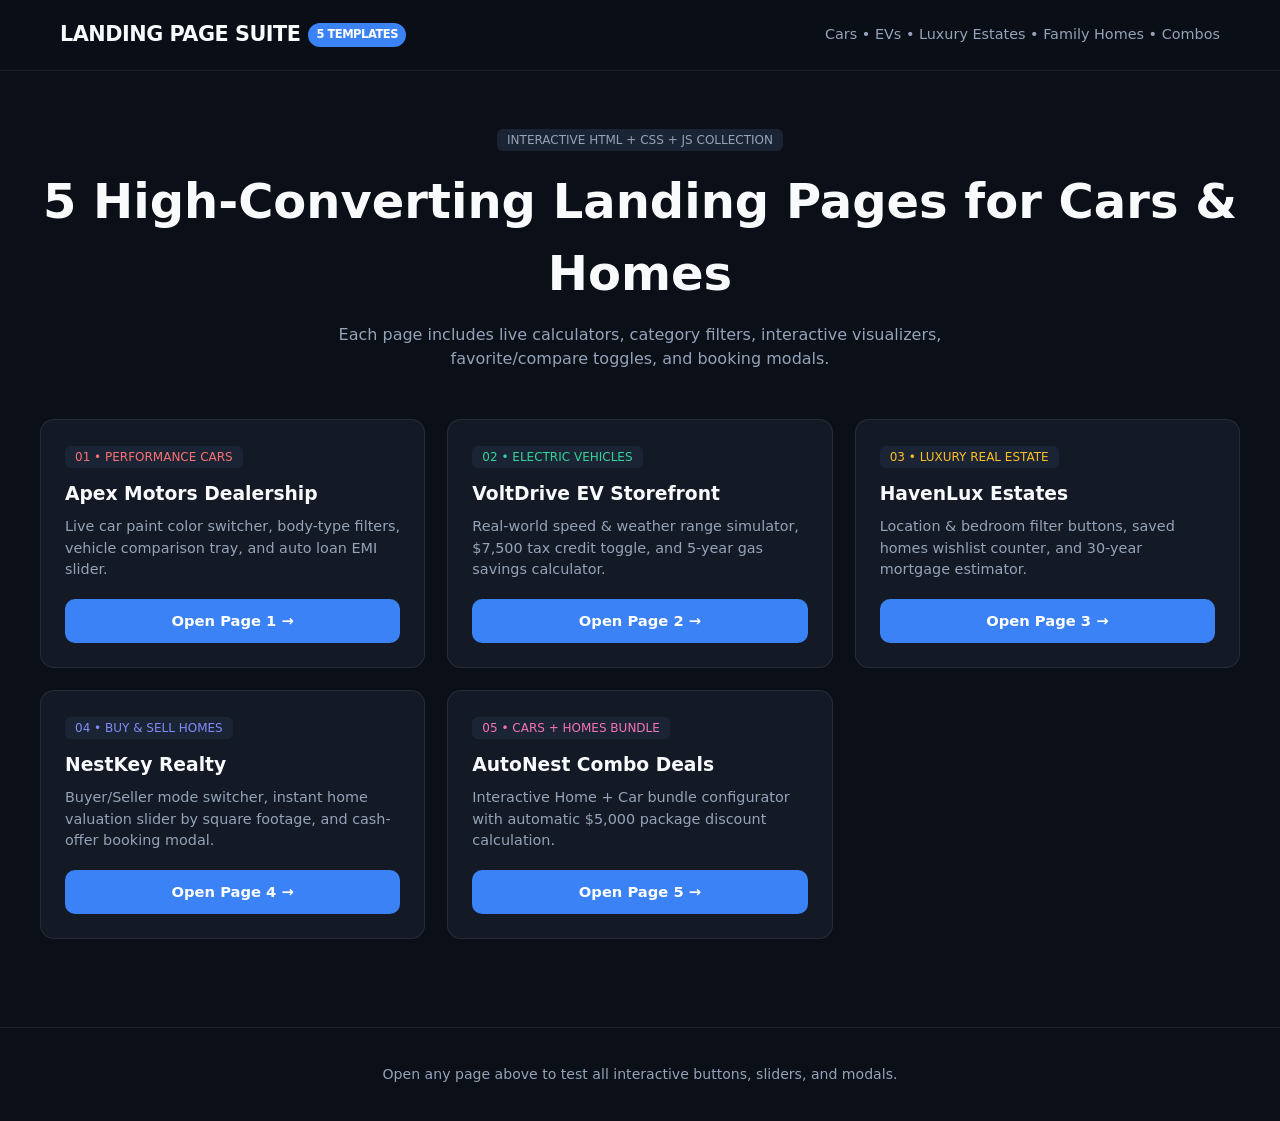
<file: cars vibe/index.html>
<!DOCTYPE html>
<html lang="en">
<head>
<meta charset="UTF-8"><meta name="viewport" content="width=device-width, initial-scale=1.0">
<title>5 Interactive Car & Real Estate Landing Pages — Showcase Hub</title>
<link rel="stylesheet" href="shared.css">
</head>
<body>
<header><div class="container nav">
  <div class="logo">LANDING PAGE SUITE <span class="badge">5 TEMPLATES</span></div>
  <span style="color:var(--muted);font-size:0.9rem;">Cars • EVs • Luxury Estates • Family Homes • Combos</span>
</div></header>

<section class="container" style="padding:56px 0 24px;text-align:center;">
  <span class="tag">INTERACTIVE HTML + CSS + JS COLLECTION</span>
  <h1 style="font-size:clamp(2rem,4vw,3rem);margin:14px 0;">5 High-Converting Landing Pages for Cars & Homes</h1>
  <p style="color:var(--muted);max-width:680px;margin:0 auto;">Each page includes live calculators, category filters, interactive visualizers, favorite/compare toggles, and booking modals.</p>
</section>

<section class="container" style="padding:24px 0;">
  <div class="grid-3">
    <div class="card" style="padding:24px;">
      <span class="tag" style="color:#f87171;">01 • PERFORMANCE CARS</span>
      <h3 style="margin:12px 0 8px;">Apex Motors Dealership</h3>
      <p style="color:var(--muted);font-size:0.9rem;margin-bottom:18px;">Live car paint color switcher, body-type filters, vehicle comparison tray, and auto loan EMI slider.</p>
      <a href="01-apex-motors-cars.html" class="btn btn-primary" style="width:100%;">Open Page 1 →</a>
    </div>
    <div class="card" style="padding:24px;">
      <span class="tag" style="color:#34d399;">02 • ELECTRIC VEHICLES</span>
      <h3 style="margin:12px 0 8px;">VoltDrive EV Storefront</h3>
      <p style="color:var(--muted);font-size:0.9rem;margin-bottom:18px;">Real-world speed & weather range simulator, $7,500 tax credit toggle, and 5-year gas savings calculator.</p>
      <a href="02-voltdrive-ev-cars.html" class="btn btn-primary" style="width:100%;">Open Page 2 →</a>
    </div>
    <div class="card" style="padding:24px;">
      <span class="tag" style="color:#fbbf24;">03 • LUXURY REAL ESTATE</span>
      <h3 style="margin:12px 0 8px;">HavenLux Estates</h3>
      <p style="color:var(--muted);font-size:0.9rem;margin-bottom:18px;">Location & bedroom filter buttons, saved homes wishlist counter, and 30-year mortgage estimator.</p>
      <a href="03-havenlux-luxury-homes.html" class="btn btn-primary" style="width:100%;">Open Page 3 →</a>
    </div>
    <div class="card" style="padding:24px;">
      <span class="tag" style="color:#818cf8;">04 • BUY & SELL HOMES</span>
      <h3 style="margin:12px 0 8px;">NestKey Realty</h3>
      <p style="color:var(--muted);font-size:0.9rem;margin-bottom:18px;">Buyer/Seller mode switcher, instant home valuation slider by square footage, and cash-offer booking modal.</p>
      <a href="04-nestkey-buy-sell-homes.html" class="btn btn-primary" style="width:100%;">Open Page 4 →</a>
    </div>
    <div class="card" style="padding:24px;">
      <span class="tag" style="color:#f472b6;">05 • CARS + HOMES BUNDLE</span>
      <h3 style="margin:12px 0 8px;">AutoNest Combo Deals</h3>
      <p style="color:var(--muted);font-size:0.9rem;margin-bottom:18px;">Interactive Home + Car bundle configurator with automatic $5,000 package discount calculation.</p>
      <a href="05-autonest-cars-homes-bundle.html" class="btn btn-primary" style="width:100%;">Open Page 5 →</a>
    </div>
  </div>
</section>
<footer><div class="container">Open any page above to test all interactive buttons, sliders, and modals.</div></footer>
</body></html>
</file>
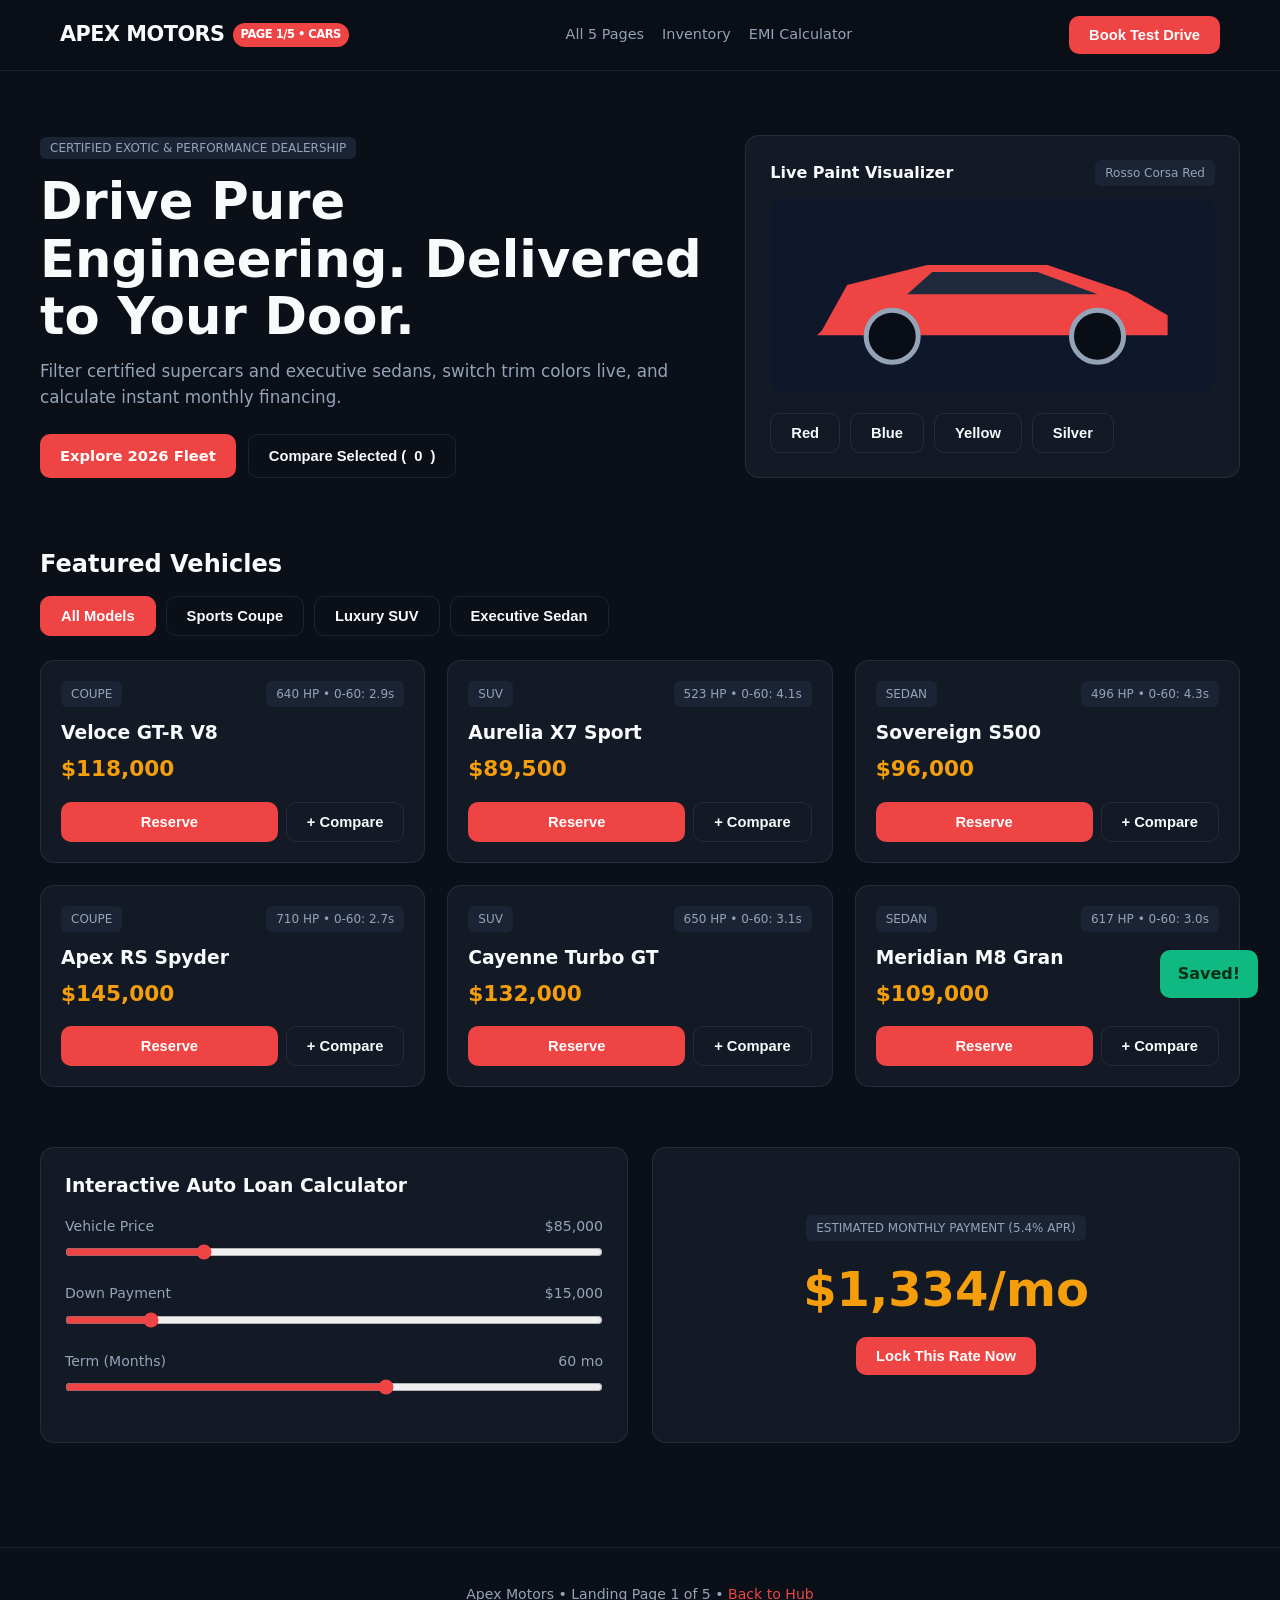
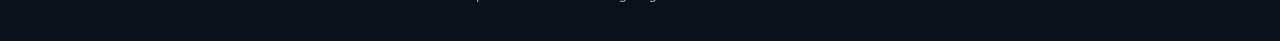
<file: cars vibe/01-apex-motors-cars.html>
<!DOCTYPE html>
<html lang="en">
<head>
<meta charset="UTF-8"><meta name="viewport" content="width=device-width, initial-scale=1.0">
<title>1. Apex Motors — Performance & Luxury Car Sales</title>
<link rel="stylesheet" href="shared.css">
<style>:root { --accent: #ef4444; --accent-2: #f59e0b; }</style>
</head>
<body>
<header><div class="container nav">
  <div class="logo">APEX MOTORS <span class="badge">PAGE 1/5 • CARS</span></div>
  <nav class="nav-links"><a href="index.html">All 5 Pages</a><a href="#inventory">Inventory</a><a href="#finance">EMI Calculator</a></nav>
  <button class="btn btn-primary" onclick="openModal('Book VIP Test Drive')">Book Test Drive</button>
</div></header>

<section class="container hero">
  <div>
    <span class="tag">CERTIFIED EXOTIC & PERFORMANCE DEALERSHIP</span>
    <h1>Drive Pure Engineering. Delivered to Your Door.</h1>
    <p>Filter certified supercars and executive sedans, switch trim colors live, and calculate instant monthly financing.</p>
    <div style="display:flex;gap:12px;flex-wrap:wrap;">
      <a href="#inventory" class="btn btn-primary">Explore 2026 Fleet</a>
      <button class="btn btn-outline" onclick="toggleCompareBanner()">Compare Selected (<span id="cmpCount">0</span>)</button>
    </div>
  </div>
  <div class="calc-box">
    <div style="display:flex;justify-content:space-between;align-items:center;margin-bottom:12px;">
      <strong>Live Paint Visualizer</strong>
      <span id="paintLabel" class="tag">Rosso Corsa Red</span>
    </div>
    <svg id="carSvg" viewBox="0 0 420 170" width="100%" style="background:#0f172a;border-radius:12px;padding:12px;">
      <path id="carBody" d="M40,120 L65,75 L145,55 L265,55 L345,82 L385,105 L385,125 L35,125 Z" fill="#ef4444"/>
      <polygon points="150,62 255,62 315,84 125,84" fill="#1e293b"/>
      <circle cx="110" cy="126" r="26" fill="#090d16" stroke="#94a3b8" stroke-width="5"/>
      <circle cx="315" cy="126" r="26" fill="#090d16" stroke="#94a3b8" stroke-width="5"/>
    </svg>
    <div style="display:flex;gap:10px;margin-top:14px;">
      <button class="btn btn-outline" onclick="setPaint('#ef4444','Rosso Corsa Red')">Red</button>
      <button class="btn btn-outline" onclick="setPaint('#3b82f6','Sapphire Blue')">Blue</button>
      <button class="btn btn-outline" onclick="setPaint('#eab308','Solar Yellow')">Yellow</button>
      <button class="btn btn-outline" onclick="setPaint('#e2e8f0','Glacier Silver')">Silver</button>
    </div>
  </div>
</section>

<section id="inventory" class="container" style="padding:20px 0;">
  <h2 style="margin-bottom:14px;">Featured Vehicles</h2>
  <div class="pill-bar">
    <button class="btn btn-outline active" onclick="filterCars('all', this)">All Models</button>
    <button class="btn btn-outline" onclick="filterCars('coupe', this)">Sports Coupe</button>
    <button class="btn btn-outline" onclick="filterCars('suv', this)">Luxury SUV</button>
    <button class="btn btn-outline" onclick="filterCars('sedan', this)">Executive Sedan</button>
  </div>
  <div class="grid-3" id="carGrid"></div>
</section>

<section id="finance" class="container" style="padding:40px 0;">
  <div class="grid-2">
    <div class="calc-box">
      <h3 style="margin-bottom:16px;">Interactive Auto Loan Calculator</h3>
      <div class="field"><label>Vehicle Price <span id="pVal">$85,000</span></label><input type="range" id="carPrice" min="30000" max="250000" step="5000" value="85000" oninput="calcAuto()"></div>
      <div class="field"><label>Down Payment <span id="dVal">$15,000</span></label><input type="range" id="downPay" min="0" max="100000" step="2500" value="15000" oninput="calcAuto()"></div>
      <div class="field"><label>Term (Months) <span id="mVal">60 mo</span></label><input type="range" id="months" min="24" max="84" step="12" value="60" oninput="calcAuto()"></div>
    </div>
    <div class="calc-box" style="display:flex;flex-direction:column;justify-content:center;align-items:center;text-align:center;">
      <span class="tag">ESTIMATED MONTHLY PAYMENT (5.4% APR)</span>
      <div id="monthlyOut" style="font-size:3rem;font-weight:800;color:var(--accent-2);margin:12px 0;">$1,334/mo</div>
      <button class="btn btn-primary" onclick="openModal('Pre-Qualify for Auto Financing')">Lock This Rate Now</button>
    </div>
  </div>
</section>

<div id="modal" class="modal-backdrop" onclick="if(event.target===this)closeModal()">
  <div class="modal">
    <h3 id="modalTitle" style="margin-bottom:12px;">Schedule Inquiry</h3>
    <div class="field"><label>Full Name</label><input type="text" placeholder="Alex Morgan"></div>
    <div class="field"><label>Phone or Email</label><input type="text" placeholder="+1 (555) 234-5678"></div>
    <div style="display:flex;gap:10px;justify-content:flex-end;">
      <button class="btn btn-outline" onclick="closeModal()">Cancel</button>
      <button class="btn btn-primary" onclick="closeModal();showToast('Request confirmed! A specialist will call within 15 mins.')">Confirm</button>
    </div>
  </div>
</div>
<div id="toast" class="toast">Saved!</div>
<footer><div class="container">Apex Motors • Landing Page 1 of 5 • <a href="index.html" style="color:var(--accent);">Back to Hub</a></div></footer>

<script>
const cars = [
  { name: 'Veloce GT-R V8', cat: 'coupe', price: 118000, hp: '640 HP', zero60: '2.9s' },
  { name: 'Aurelia X7 Sport', cat: 'suv', price: 89500, hp: '523 HP', zero60: '4.1s' },
  { name: 'Sovereign S500', cat: 'sedan', price: 96000, hp: '496 HP', zero60: '4.3s' },
  { name: 'Apex RS Spyder', cat: 'coupe', price: 145000, hp: '710 HP', zero60: '2.7s' },
  { name: 'Cayenne Turbo GT', cat: 'suv', price: 132000, hp: '650 HP', zero60: '3.1s' },
  { name: 'Meridian M8 Gran', cat: 'sedan', price: 109000, hp: '617 HP', zero60: '3.0s' }
];
let compared = new Set();
function renderCars(filter='all') {
  const grid = document.getElementById('carGrid');
  grid.innerHTML = cars.filter(c => filter==='all' || c.cat===filter).map(c => `
    <div class="card" style="padding:20px;">
      <div style="display:flex;justify-content:space-between;"><span class="tag">${c.cat.toUpperCase()}</span><span class="tag">${c.hp} • 0-60: ${c.zero60}</span></div>
      <h3 style="margin:12px 0 6px;">${c.name}</h3>
      <div class="price" style="margin-bottom:16px;">$${c.price.toLocaleString()}</div>
      <div style="display:flex;gap:8px;">
        <button class="btn btn-primary" style="flex:1;" onclick="openModal('Reserve ${c.name}')">Reserve</button>
        <button class="btn btn-outline" onclick="toggleCmp('${c.name}')">${compared.has(c.name)?'✓ Added':'+ Compare'}</button>
      </div>
    </div>`).join('');
}
function filterCars(cat, btn) {
  document.querySelectorAll('.pill-bar .btn').forEach(b => b.classList.remove('active'));
  btn.classList.add('active'); renderCars(cat);
}
function toggleCmp(name) {
  compared.has(name) ? compared.delete(name) : compared.add(name);
  document.getElementById('cmpCount').textContent = compared.size;
  renderCars(); showToast(`Comparison list updated (${compared.size} vehicles)`);
}
function toggleCompareBanner() {
  showToast(compared.size ? 'Comparing: ' + [...compared].join(' vs ') : 'Click "+ Compare" on any car card first.');
}
function setPaint(hex, label) {
  document.getElementById('carBody').setAttribute('fill', hex);
  document.getElementById('paintLabel').textContent = label;
}
function calcAuto() {
  const p = +document.getElementById('carPrice').value;
  const d = Math.min(+document.getElementById('downPay').value, p - 5000);
  const m = +document.getElementById('months').value;
  document.getElementById('pVal').textContent = '$' + p.toLocaleString();
  document.getElementById('dVal').textContent = '$' + d.toLocaleString();
  document.getElementById('mVal').textContent = m + ' mo';
  const r = 0.054 / 12;
  const emi = Math.round(((p - d) * r) / (1 - Math.pow(1 + r, -m)));
  document.getElementById('monthlyOut').textContent = '$' + emi.toLocaleString() + '/mo';
}
function openModal(t){ document.getElementById('modalTitle').textContent=t; document.getElementById('modal').classList.add('open'); }
function closeModal(){ document.getElementById('modal').classList.remove('open'); }
function showToast(msg){ const t=document.getElementById('toast'); t.textContent=msg; t.classList.add('show'); setTimeout(()=>t.classList.remove('show'),2800); }
renderCars(); calcAuto();
</script>
</body></html>
</file>
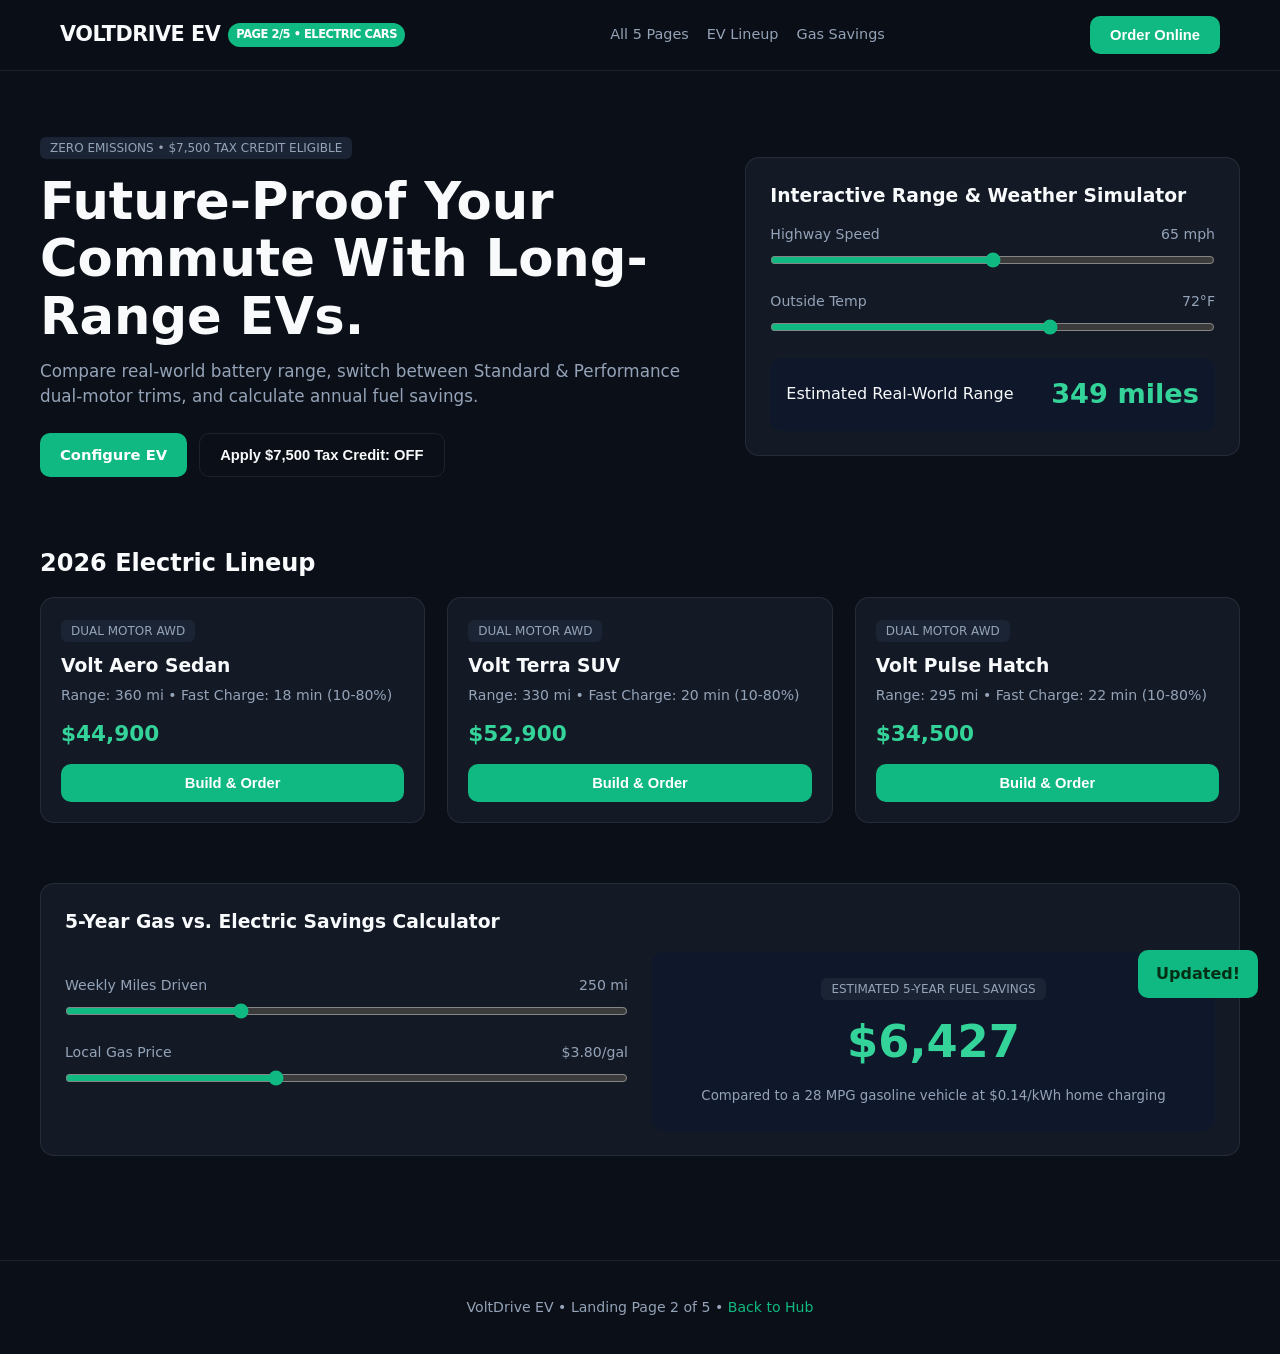
<file: cars vibe/02-voltdrive-ev-cars.html>
<!DOCTYPE html>
<html lang="en">
<head>
<meta charset="UTF-8"><meta name="viewport" content="width=device-width, initial-scale=1.0">
<title>2. VoltDrive EV — Electric Vehicle Marketplace</title>
<link rel="stylesheet" href="shared.css">
<style>:root { --accent: #10b981; --accent-2: #34d399; }</style>
</head>
<body>
<header><div class="container nav">
  <div class="logo">VOLTDRIVE EV <span class="badge">PAGE 2/5 • ELECTRIC CARS</span></div>
  <nav class="nav-links"><a href="index.html">All 5 Pages</a><a href="#models">EV Lineup</a><a href="#savings">Gas Savings</a></nav>
  <button class="btn btn-primary" onclick="openModal('Order EV Home Charger + Test Drive')">Order Online</button>
</div></header>

<section class="container hero">
  <div>
    <span class="tag">ZERO EMISSIONS • $7,500 TAX CREDIT ELIGIBLE</span>
    <h1>Future-Proof Your Commute With Long-Range EVs.</h1>
    <p>Compare real-world battery range, switch between Standard & Performance dual-motor trims, and calculate annual fuel savings.</p>
    <div style="display:flex;gap:12px;">
      <a href="#models" class="btn btn-primary">Configure EV</a>
      <button class="btn btn-outline" id="taxBtn" onclick="toggleTax()">Apply $7,500 Tax Credit: OFF</button>
    </div>
  </div>
  <div class="calc-box">
    <h3>Interactive Range & Weather Simulator</h3>
    <div class="field" style="margin-top:14px;"><label>Highway Speed <span id="spdVal">65 mph</span></label><input type="range" id="spd" min="45" max="85" value="65" oninput="calcRange()"></div>
    <div class="field"><label>Outside Temp <span id="tmpVal">72°F</span></label><input type="range" id="tmp" min="15" max="105" value="72" oninput="calcRange()"></div>
    <div style="background:#0f172a;padding:16px;border-radius:10px;display:flex;justify-content:space-between;align-items:center;">
      <span>Estimated Real-World Range</span>
      <strong id="rngOut" style="font-size:1.7rem;color:var(--accent-2);">348 miles</strong>
    </div>
  </div>
</section>

<section id="models" class="container" style="padding:20px 0;">
  <h2 style="margin-bottom:16px;">2026 Electric Lineup</h2>
  <div class="grid-3" id="evGrid"></div>
</section>

<section id="savings" class="container" style="padding:40px 0;">
  <div class="calc-box">
    <h3>5-Year Gas vs. Electric Savings Calculator</h3>
    <div class="grid-2" style="margin-top:16px;align-items:center;">
      <div>
        <div class="field"><label>Weekly Miles Driven <span id="miVal">250 mi</span></label><input type="range" id="weeklyMi" min="50" max="700" step="25" value="250" oninput="calcGas()"></div>
        <div class="field"><label>Local Gas Price <span id="gasVal">$3.80/gal</span></label><input type="range" id="gasPrice" min="2.5" max="6.0" step="0.1" value="3.8" oninput="calcGas()"></div>
      </div>
      <div style="text-align:center;background:#0f172a;padding:24px;border-radius:12px;">
        <span class="tag">ESTIMATED 5-YEAR FUEL SAVINGS</span>
        <div id="saveOut" style="font-size:2.8rem;font-weight:800;color:var(--accent-2);margin:8px 0;">$6,420</div>
        <small style="color:var(--muted);">Compared to a 28 MPG gasoline vehicle at $0.14/kWh home charging</small>
      </div>
    </div>
  </div>
</section>

<div id="modal" class="modal-backdrop" onclick="if(event.target===this)closeModal()">
  <div class="modal">
    <h3 id="modalTitle" style="margin-bottom:12px;">Reserve EV</h3>
    <div class="field"><label>Full Name</label><input type="text" placeholder="Jordan Lee"></div>
    <div class="field"><label>ZIP Code (for Incentive Check)</label><input type="text" placeholder="90210"></div>
    <div style="display:flex;gap:10px;justify-content:flex-end;">
      <button class="btn btn-outline" onclick="closeModal()">Close</button>
      <button class="btn btn-primary" onclick="closeModal();showToast('EV build locked! Refundable $100 deposit link sent.')">Lock Build</button>
    </div>
  </div>
</div>
<div id="toast" class="toast">Updated!</div>
<footer><div class="container">VoltDrive EV • Landing Page 2 of 5 • <a href="index.html" style="color:var(--accent);">Back to Hub</a></div></footer>

<script>
let taxApplied = false;
const evs = [
  { name: 'Volt Aero Sedan', base: 44900, range: '360 mi', charge: '18 min (10-80%)' },
  { name: 'Volt Terra SUV', base: 52900, range: '330 mi', charge: '20 min (10-80%)' },
  { name: 'Volt Pulse Hatch', base: 34500, range: '295 mi', charge: '22 min (10-80%)' }
];
function renderEVs() {
  document.getElementById('evGrid').innerHTML = evs.map(e => {
    const finalPrice = taxApplied ? e.base - 7500 : e.base;
    return `<div class="card" style="padding:20px;">
      <span class="tag">DUAL MOTOR AWD</span>
      <h3 style="margin:10px 0 4px;">${e.name}</h3>
      <p style="color:var(--muted);font-size:0.88rem;margin-bottom:12px;">Range: ${e.range} • Fast Charge: ${e.charge}</p>
      <div class="price" style="margin-bottom:14px;">$${finalPrice.toLocaleString()} ${taxApplied?'<small style="font-size:0.75rem;color:#34d399;">(After $7.5k credit)</small>':''}</div>
      <button class="btn btn-primary" style="width:100%;" onclick="openModal('Configure ${e.name}')">Build & Order</button>
    </div>`;
  }).join('');
}
function toggleTax() {
  taxApplied = !taxApplied;
  document.getElementById('taxBtn').textContent = 'Apply $7,500 Tax Credit: ' + (taxApplied ? 'ON' : 'OFF');
  document.getElementById('taxBtn').classList.toggle('active', taxApplied);
  renderEVs();
}
function calcRange() {
  const s = +document.getElementById('spd').value;
  const t = +document.getElementById('tmp').value;
  document.getElementById('spdVal').textContent = s + ' mph';
  document.getElementById('tmpVal').textContent = t + '°F';
  const speedPenalty = (s - 65) * 2.2;
  const tempPenalty = Math.abs(t - 70) * 0.65;
  document.getElementById('rngOut').textContent = Math.max(190, Math.round(350 - speedPenalty - tempPenalty)) + ' miles';
}
function calcGas() {
  const mi = +document.getElementById('weeklyMi').value;
  const gp = +document.getElementById('gasPrice').value;
  document.getElementById('miVal').textContent = mi + ' mi';
  document.getElementById('gasVal').textContent = '$' + gp.toFixed(2) + '/gal';
  const annualMiles = mi * 52;
  const gasCost = (annualMiles / 28) * gp;
  const evCost = (annualMiles / 3.8) * 0.14;
  document.getElementById('saveOut').textContent = '$' + Math.max(0, Math.round((gasCost - evCost) * 5)).toLocaleString();
}
function openModal(t){ document.getElementById('modalTitle').textContent=t; document.getElementById('modal').classList.add('open'); }
function closeModal(){ document.getElementById('modal').classList.remove('open'); }
function showToast(m){ const t=document.getElementById('toast'); t.textContent=m; t.classList.add('show'); setTimeout(()=>t.classList.remove('show'),2600); }
renderEVs(); calcRange(); calcGas();
</script>
</body></html>
</file>
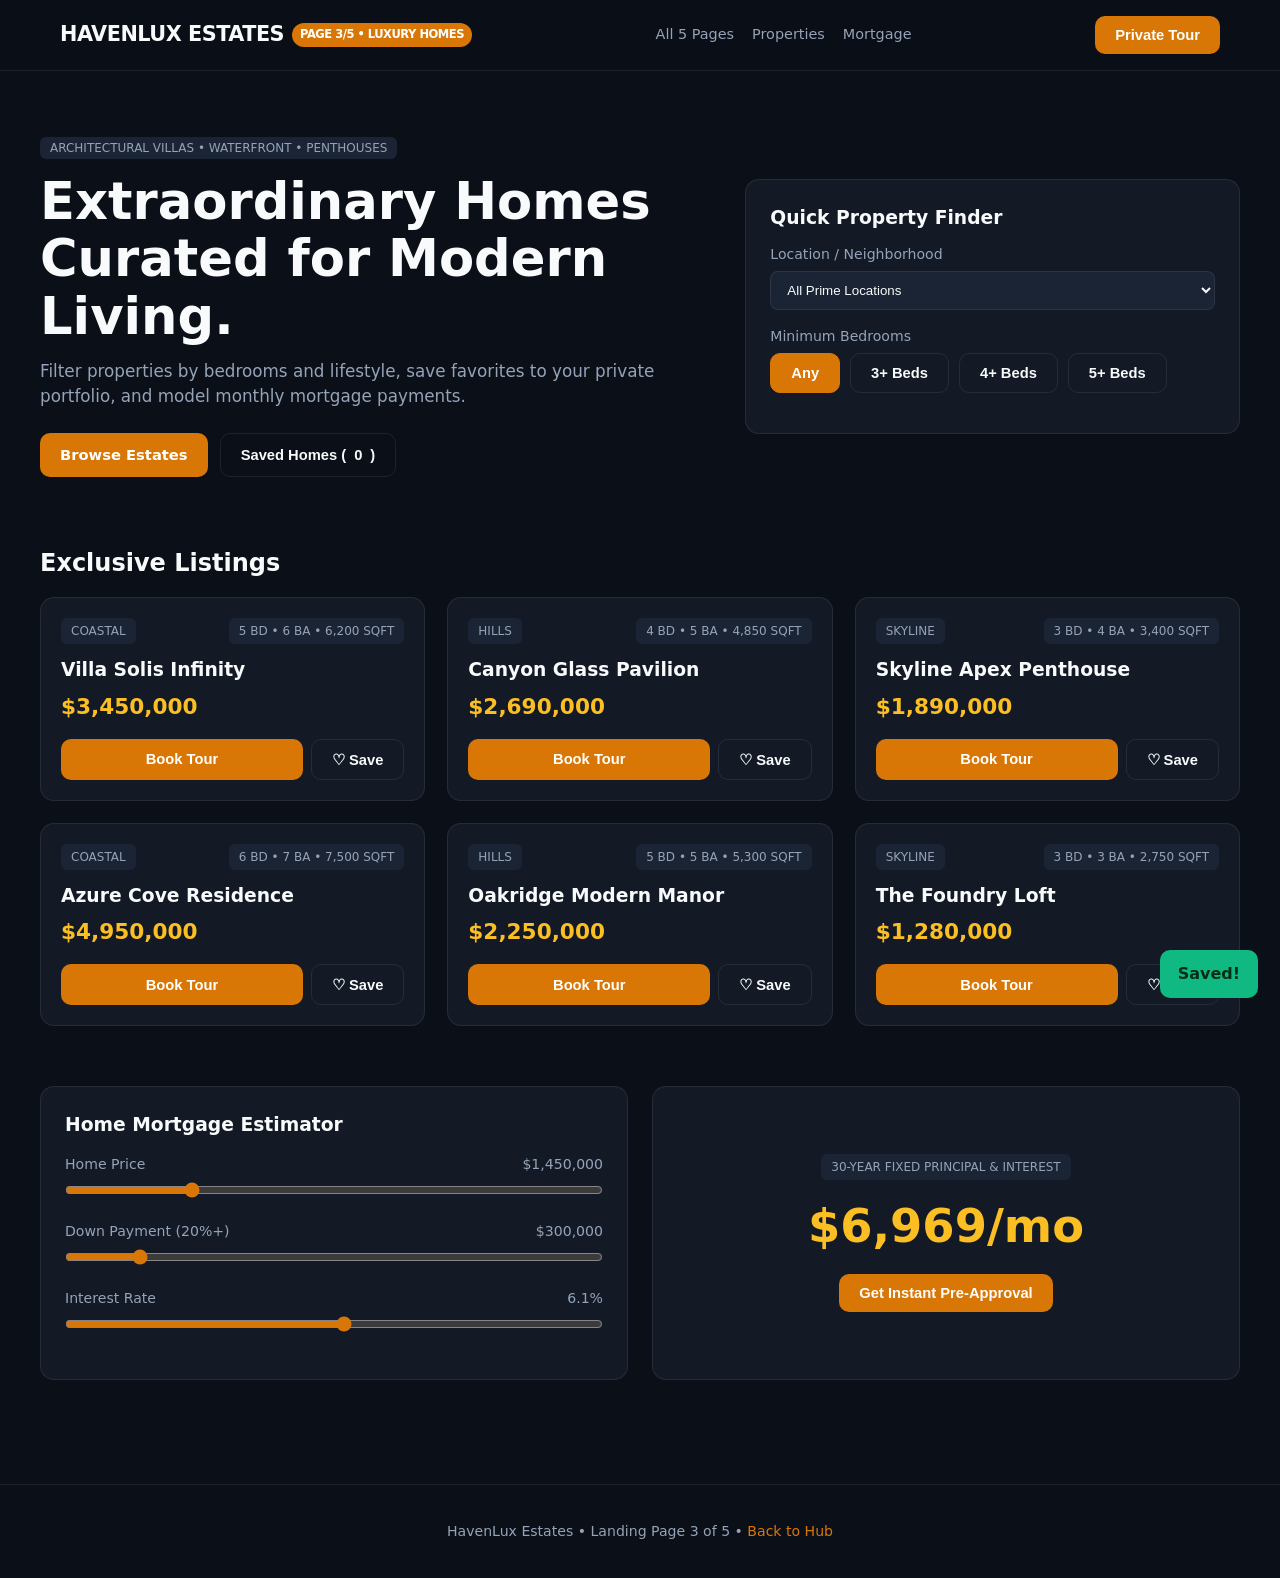
<file: cars vibe/03-havenlux-luxury-homes.html>
<!DOCTYPE html>
<html lang="en">
<head>
<meta charset="UTF-8"><meta name="viewport" content="width=device-width, initial-scale=1.0">
<title>3. HavenLux Estates — Luxury Homes & Villas</title>
<link rel="stylesheet" href="shared.css">
<style>:root { --accent: #d97706; --accent-2: #fbbf24; }</style>
</head>
<body>
<header><div class="container nav">
  <div class="logo">HAVENLUX ESTATES <span class="badge">PAGE 3/5 • LUXURY HOMES</span></div>
  <nav class="nav-links"><a href="index.html">All 5 Pages</a><a href="#listings">Properties</a><a href="#mortgage">Mortgage</a></nav>
  <button class="btn btn-primary" onclick="openModal('Request Private Architectural Tour')">Private Tour</button>
</div></header>

<section class="container hero">
  <div>
    <span class="tag">ARCHITECTURAL VILLAS • WATERFRONT • PENTHOUSES</span>
    <h1>Extraordinary Homes Curated for Modern Living.</h1>
    <p>Filter properties by bedrooms and lifestyle, save favorites to your private portfolio, and model monthly mortgage payments.</p>
    <div style="display:flex;gap:12px;">
      <a href="#listings" class="btn btn-primary">Browse Estates</a>
      <button class="btn btn-outline" onclick="showSaved()">Saved Homes (<span id="favCount">0</span>)</button>
    </div>
  </div>
  <div class="calc-box">
    <h3>Quick Property Finder</h3>
    <div class="field" style="margin-top:12px;"><label>Location / Neighborhood</label>
      <select id="locFilter" onchange="renderHomes()">
        <option value="all">All Prime Locations</option>
        <option value="coastal">Coastal Waterfront</option>
        <option value="hills">Beverly & Canyon Hills</option>
        <option value="skyline">Downtown Skyline</option>
      </select>
    </div>
    <div class="field"><label>Minimum Bedrooms</label>
      <div class="pill-bar" style="margin-bottom:0;">
        <button class="btn btn-outline active" onclick="setBeds(0,this)">Any</button>
        <button class="btn btn-outline" onclick="setBeds(3,this)">3+ Beds</button>
        <button class="btn btn-outline" onclick="setBeds(4,this)">4+ Beds</button>
        <button class="btn btn-outline" onclick="setBeds(5,this)">5+ Beds</button>
      </div>
    </div>
  </div>
</section>

<section id="listings" class="container" style="padding:20px 0;">
  <h2 style="margin-bottom:16px;">Exclusive Listings</h2>
  <div class="grid-3" id="homeGrid"></div>
</section>

<section id="mortgage" class="container" style="padding:40px 0;">
  <div class="grid-2">
    <div class="calc-box">
      <h3>Home Mortgage Estimator</h3>
      <div class="field" style="margin-top:14px;"><label>Home Price <span id="hpVal">$1,450,000</span></label><input type="range" id="homePrice" min="400000" max="5000000" step="50000" value="1450000" oninput="calcMortgage()"></div>
      <div class="field"><label>Down Payment (20%+) <span id="hdVal">$290,000</span></label><input type="range" id="homeDown" min="50000" max="2000000" step="25000" value="290000" oninput="calcMortgage()"></div>
      <div class="field"><label>Interest Rate <span id="hrVal">6.1%</span></label><input type="range" id="homeRate" min="3.5" max="8.5" step="0.1" value="6.1" oninput="calcMortgage()"></div>
    </div>
    <div class="calc-box" style="display:flex;flex-direction:column;justify-content:center;align-items:center;text-align:center;">
      <span class="tag">30-YEAR FIXED PRINCIPAL & INTEREST</span>
      <div id="mortOut" style="font-size:2.9rem;font-weight:800;color:var(--accent-2);margin:12px 0;">$7,030/mo</div>
      <button class="btn btn-primary" onclick="openModal('Get Pre-Approval Letter')">Get Instant Pre-Approval</button>
    </div>
  </div>
</section>

<div id="modal" class="modal-backdrop" onclick="if(event.target===this)closeModal()">
  <div class="modal">
    <h3 id="modalTitle" style="margin-bottom:12px;">Schedule Viewing</h3>
    <div class="field"><label>Your Name</label><input type="text" placeholder="Sophia Bennett"></div>
    <div class="field"><label>Preferred Tour Date</label><input type="text" placeholder="This Saturday at 2:00 PM"></div>
    <div style="display:flex;gap:10px;justify-content:flex-end;">
      <button class="btn btn-outline" onclick="closeModal()">Cancel</button>
      <button class="btn btn-primary" onclick="closeModal();showToast('Private showing confirmed with Senior Advisor.')">Confirm Viewing</button>
    </div>
  </div>
</div>
<div id="toast" class="toast">Saved!</div>
<footer><div class="container">HavenLux Estates • Landing Page 3 of 5 • <a href="index.html" style="color:var(--accent);">Back to Hub</a></div></footer>

<script>
const homes = [
  { title: 'Villa Solis Infinity', loc: 'coastal', beds: 5, baths: 6, sqft: '6,200', price: 3450000 },
  { title: 'Canyon Glass Pavilion', loc: 'hills', beds: 4, baths: 5, sqft: '4,850', price: 2690000 },
  { title: 'Skyline Apex Penthouse', loc: 'skyline', beds: 3, baths: 4, sqft: '3,400', price: 1890000 },
  { title: 'Azure Cove Residence', loc: 'coastal', beds: 6, baths: 7, sqft: '7,500', price: 4950000 },
  { title: 'Oakridge Modern Manor', loc: 'hills', beds: 5, baths: 5, sqft: '5,300', price: 2250000 },
  { title: 'The Foundry Loft', loc: 'skyline', beds: 3, baths: 3, sqft: '2,750', price: 1280000 }
];
let minBeds = 0, saved = new Set();
function setBeds(b, btn) {
  minBeds = b;
  btn.parentElement.querySelectorAll('.btn').forEach(x => x.classList.remove('active'));
  btn.classList.add('active'); renderHomes();
}
function renderHomes() {
  const loc = document.getElementById('locFilter').value;
  document.getElementById('homeGrid').innerHTML = homes
    .filter(h => (loc==='all' || h.loc===loc) && h.beds >= minBeds)
    .map(h => `<div class="card" style="padding:20px;">
      <div style="display:flex;justify-content:space-between;"><span class="tag">${h.loc.toUpperCase()}</span><span class="tag">${h.beds} BD • ${h.baths} BA • ${h.sqft} SQFT</span></div>
      <h3 style="margin:12px 0 6px;">${h.title}</h3>
      <div class="price" style="margin-bottom:16px;">$${h.price.toLocaleString()}</div>
      <div style="display:flex;gap:8px;">
        <button class="btn btn-primary" style="flex:1;" onclick="openModal('Tour ${h.title}')">Book Tour</button>
        <button class="btn btn-outline" onclick="toggleFav('${h.title}')">${saved.has(h.title)?'♥ Saved':'♡ Save'}</button>
      </div>
    </div>`).join('');
}
function toggleFav(t) {
  saved.has(t) ? saved.delete(t) : saved.add(t);
  document.getElementById('favCount').textContent = saved.size;
  renderHomes(); showToast(saved.has(t) ? 'Added to saved homes' : 'Removed from saved');
}
function showSaved() { showToast(saved.size ? 'Saved: ' + [...saved].join(', ') : 'Click ♡ Save on any property first.'); }
function calcMortgage() {
  const p = +document.getElementById('homePrice').value;
  const d = Math.min(+document.getElementById('homeDown').value, p - 50000);
  const rate = +document.getElementById('homeRate').value;
  document.getElementById('hpVal').textContent = '$' + p.toLocaleString();
  document.getElementById('hdVal').textContent = '$' + d.toLocaleString();
  document.getElementById('hrVal').textContent = rate.toFixed(1) + '%';
  const r = (rate / 100) / 12, n = 360;
  const m = Math.round(((p - d) * r) / (1 - Math.pow(1 + r, -n)));
  document.getElementById('mortOut').textContent = '$' + m.toLocaleString() + '/mo';
}
function openModal(t){ document.getElementById('modalTitle').textContent=t; document.getElementById('modal').classList.add('open'); }
function closeModal(){ document.getElementById('modal').classList.remove('open'); }
function showToast(m){ const t=document.getElementById('toast'); t.textContent=m; t.classList.add('show'); setTimeout(()=>t.classList.remove('show'),2600); }
renderHomes(); calcMortgage();
</script>
</body></html>
</file>
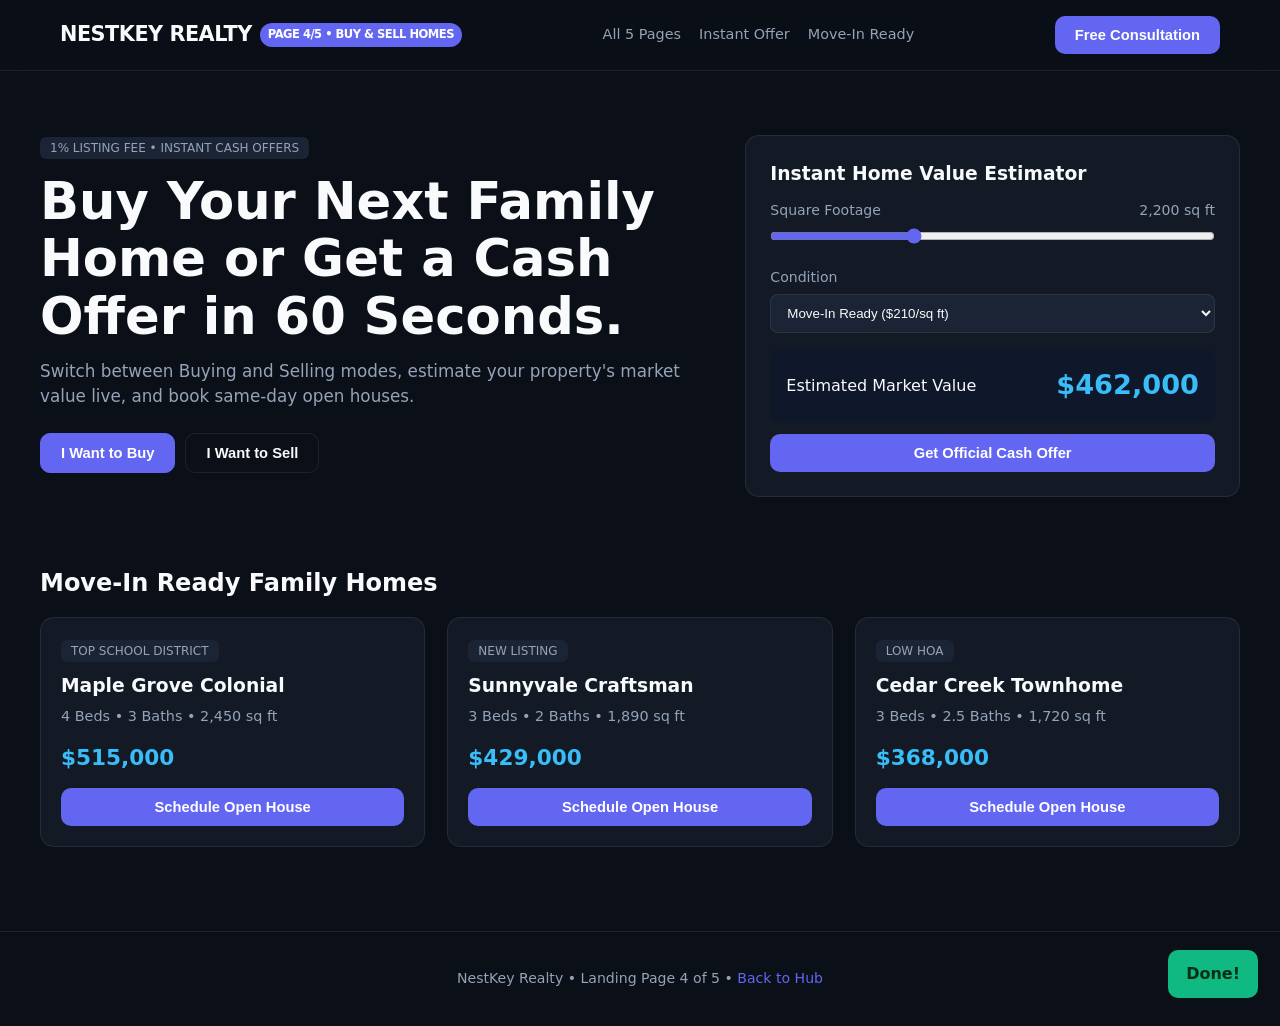
<file: cars vibe/04-nestkey-buy-sell-homes.html>
<!DOCTYPE html>
<html lang="en">
<head>
<meta charset="UTF-8"><meta name="viewport" content="width=device-width, initial-scale=1.0">
<title>4. NestKey Realty — Buy & Sell Family Homes</title>
<link rel="stylesheet" href="shared.css">
<style>:root { --accent: #6366f1; --accent-2: #38bdf8; }</style>
</head>
<body>
<header><div class="container nav">
  <div class="logo">NESTKEY REALTY <span class="badge">PAGE 4/5 • BUY & SELL HOMES</span></div>
  <nav class="nav-links"><a href="index.html">All 5 Pages</a><a href="#valuation">Instant Offer</a><a href="#homes">Move-In Ready</a></nav>
  <button class="btn btn-primary" onclick="openModal('Talk to a Local Neighborhood Agent')">Free Consultation</button>
</div></header>

<section class="container hero">
  <div>
    <span class="tag">1% LISTING FEE • INSTANT CASH OFFERS</span>
    <h1>Buy Your Next Family Home or Get a Cash Offer in 60 Seconds.</h1>
    <p>Switch between Buying and Selling modes, estimate your property's market value live, and book same-day open houses.</p>
    <div class="pill-bar">
      <button class="btn btn-outline active" id="buyModeBtn" onclick="setMode('buy')">I Want to Buy</button>
      <button class="btn btn-outline" id="sellModeBtn" onclick="setMode('sell')">I Want to Sell</button>
    </div>
  </div>
  <div id="valuation" class="calc-box">
    <h3>Instant Home Value Estimator</h3>
    <div class="field" style="margin-top:12px;"><label>Square Footage <span id="sqVal">2,200 sq ft</span></label><input type="range" id="sqft" min="900" max="5000" step="100" value="2200" oninput="calcVal()"></div>
    <div class="field"><label>Condition</label>
      <select id="cond" onchange="calcVal()">
        <option value="245">Newly Renovated ($245/sq ft)</option>
        <option value="210" selected>Move-In Ready ($210/sq ft)</option>
        <option value="175">Needs Light Updates ($175/sq ft)</option>
      </select>
    </div>
    <div style="background:#0f172a;padding:16px;border-radius:10px;display:flex;justify-content:space-between;align-items:center;">
      <span>Estimated Market Value</span>
      <strong id="valOut" style="font-size:1.7rem;color:var(--accent-2);">$462,000</strong>
    </div>
    <button class="btn btn-primary" style="width:100%;margin-top:12px;" onclick="openModal('Request Locked Cash Offer')">Get Official Cash Offer</button>
  </div>
</section>

<section id="homes" class="container" style="padding:20px 0;">
  <h2 id="sectionHeading" style="margin-bottom:16px;">Move-In Ready Family Homes</h2>
  <div class="grid-3" id="nestGrid"></div>
</section>

<div id="modal" class="modal-backdrop" onclick="if(event.target===this)closeModal()">
  <div class="modal">
    <h3 id="modalTitle" style="margin-bottom:12px;">Connect With NestKey</h3>
    <div class="field"><label>Street Address or Neighborhood</label><input type="text" placeholder="742 Evergreen Terrace"></div>
    <div class="field"><label>Email Address</label><input type="text" placeholder="homeowner@example.com"></div>
    <div style="display:flex;gap:10px;justify-content:flex-end;">
      <button class="btn btn-outline" onclick="closeModal()">Close</button>
      <button class="btn btn-primary" onclick="closeModal();showToast('Report & agent match sent to your inbox!')">Submit</button>
    </div>
  </div>
</div>
<div id="toast" class="toast">Done!</div>
<footer><div class="container">NestKey Realty • Landing Page 4 of 5 • <a href="index.html" style="color:var(--accent);">Back to Hub</a></div></footer>

<script>
const listings = [
  { name: 'Maple Grove Colonial', tag: 'TOP SCHOOL DISTRICT', info: '4 Beds • 3 Baths • 2,450 sq ft', price: '$515,000' },
  { name: 'Sunnyvale Craftsman', tag: 'NEW LISTING', info: '3 Beds • 2 Baths • 1,890 sq ft', price: '$429,000' },
  { name: 'Cedar Creek Townhome', tag: 'LOW HOA', info: '3 Beds • 2.5 Baths • 1,720 sq ft', price: '$368,000' }
];
const sellerPerks = [
  { name: 'Guaranteed Cash Offer', tag: 'CLOSE IN 10 DAYS', info: 'Skip showings, staging, and repairs with a direct cash buyout.', price: '0% Stress' },
  { name: 'Full-Service 1% Listing', tag: 'SAVE $12,000+ AVG', info: 'Pro 3D tour, MLS syndication, and dedicated negotiator.', price: '1% Fee' },
  { name: 'Buy Before You Sell', tag: 'BRIDGE PROGRAM', info: 'Unlock your current home equity to make a non-contingent offer.', price: 'Flexible' }
];
function setMode(mode) {
  document.getElementById('buyModeBtn').classList.toggle('active', mode==='buy');
  document.getElementById('sellModeBtn').classList.toggle('active', mode==='sell');
  document.getElementById('sectionHeading').textContent = mode==='buy' ? 'Move-In Ready Family Homes' : 'Flexible Home Selling Programs';
  const items = mode==='buy' ? listings : sellerPerks;
  document.getElementById('nestGrid').innerHTML = items.map(i => `
    <div class="card" style="padding:20px;">
      <span class="tag">${i.tag}</span>
      <h3 style="margin:10px 0 6px;">${i.name}</h3>
      <p style="color:var(--muted);font-size:0.9rem;margin-bottom:14px;">${i.info}</p>
      <div class="price" style="margin-bottom:14px;">${i.price}</div>
      <button class="btn btn-primary" style="width:100%;" onclick="openModal('${i.name}')">${mode==='buy'?'Schedule Open House':'Start With This Option'}</button>
    </div>`).join('');
}
function calcVal() {
  const sq = +document.getElementById('sqft').value;
  const rate = +document.getElementById('cond').value;
  document.getElementById('sqVal').textContent = sq.toLocaleString() + ' sq ft';
  document.getElementById('valOut').textContent = '$' + (sq * rate).toLocaleString();
}
function openModal(t){ document.getElementById('modalTitle').textContent=t; document.getElementById('modal').classList.add('open'); }
function closeModal(){ document.getElementById('modal').classList.remove('open'); }
function showToast(m){ const t=document.getElementById('toast'); t.textContent=m; t.classList.add('show'); setTimeout(()=>t.classList.remove('show'),2600); }
setMode('buy'); calcVal();
</script>
</body></html>
</file>
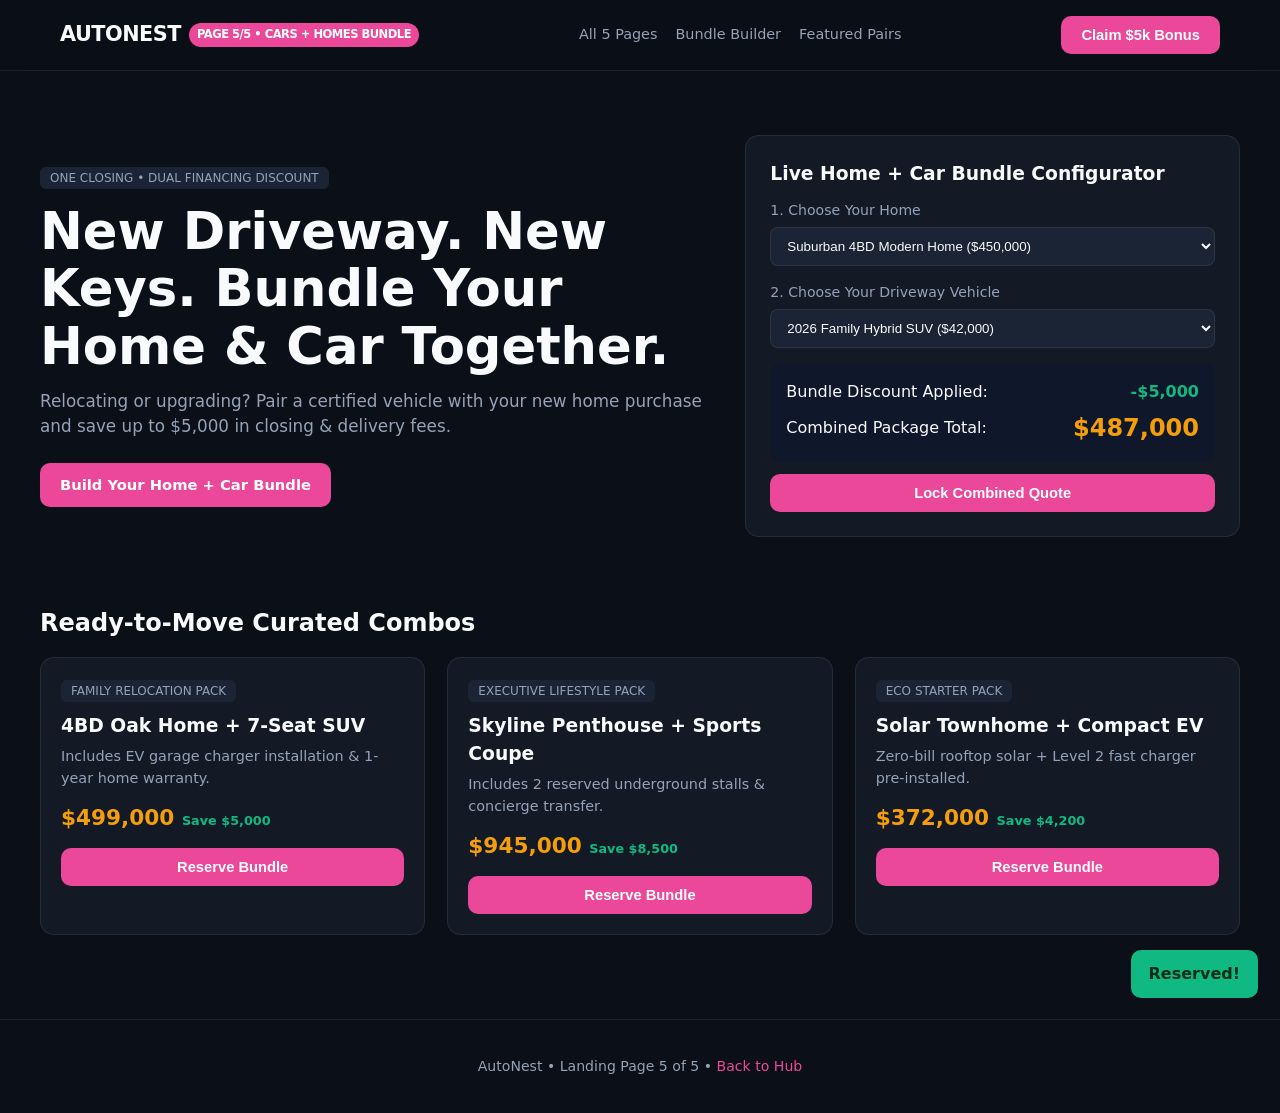
<file: cars vibe/05-autonest-cars-homes-bundle.html>
<!DOCTYPE html>
<html lang="en">
<head>
<meta charset="UTF-8"><meta name="viewport" content="width=device-width, initial-scale=1.0">
<title>5. AutoNest — Bundle Your Dream Home & Car</title>
<link rel="stylesheet" href="shared.css">
<style>:root { --accent: #ec4899; --accent-2: #f59e0b; }</style>
</head>
<body>
<header><div class="container nav">
  <div class="logo">AUTONEST <span class="badge">PAGE 5/5 • CARS + HOMES BUNDLE</span></div>
  <nav class="nav-links"><a href="index.html">All 5 Pages</a><a href="#combo">Bundle Builder</a><a href="#deals">Featured Pairs</a></nav>
  <button class="btn btn-primary" onclick="openModal('Claim $5,000 Home + Auto Closing Bonus')">Claim $5k Bonus</button>
</div></header>

<section class="container hero">
  <div>
    <span class="tag">ONE CLOSING • DUAL FINANCING DISCOUNT</span>
    <h1>New Driveway. New Keys. Bundle Your Home & Car Together.</h1>
    <p>Relocating or upgrading? Pair a certified vehicle with your new home purchase and save up to $5,000 in closing & delivery fees.</p>
    <a href="#combo" class="btn btn-primary">Build Your Home + Car Bundle</a>
  </div>
  <div id="combo" class="calc-box">
    <h3>Live Home + Car Bundle Configurator</h3>
    <div class="field" style="margin-top:12px;"><label>1. Choose Your Home</label>
      <select id="bHome" onchange="updateBundle()">
        <option value="450000">Suburban 4BD Modern Home ($450,000)</option>
        <option value="680000">Lakeview Executive Villa ($680,000)</option>
        <option value="340000">City Smart Townhouse ($340,000)</option>
      </select>
    </div>
    <div class="field"><label>2. Choose Your Driveway Vehicle</label>
      <select id="bCar" onchange="updateBundle()">
        <option value="42000">2026 Family Hybrid SUV ($42,000)</option>
        <option value="68000">2026 Performance Luxury Sedan ($68,000)</option>
        <option value="35000">2026 Long-Range EV Crossover ($35,000)</option>
      </select>
    </div>
    <div style="background:#0f172a;padding:16px;border-radius:10px;">
      <div style="display:flex;justify-content:space-between;margin-bottom:6px;"><span>Bundle Discount Applied:</span><strong style="color:#10b981;">-$5,000</strong></div>
      <div style="display:flex;justify-content:space-between;align-items:center;"><span>Combined Package Total:</span><strong id="bTotal" style="font-size:1.5rem;color:var(--accent-2);">$487,000</strong></div>
    </div>
    <button class="btn btn-primary" style="width:100%;margin-top:12px;" onclick="openModal('Lock Combined Home + Car Quote')">Lock Combined Quote</button>
  </div>
</section>

<section id="deals" class="container" style="padding:20px 0;">
  <h2 style="margin-bottom:16px;">Ready-to-Move Curated Combos</h2>
  <div class="grid-3">
    <div class="card" style="padding:20px;">
      <span class="tag">FAMILY RELOCATION PACK</span>
      <h3 style="margin:10px 0 6px;">4BD Oak Home + 7-Seat SUV</h3>
      <p style="color:var(--muted);font-size:0.9rem;margin-bottom:12px;">Includes EV garage charger installation & 1-year home warranty.</p>
      <div class="price" style="margin-bottom:14px;">$499,000 <small style="font-size:0.8rem;color:#10b981;">Save $5,000</small></div>
      <button class="btn btn-primary" style="width:100%;" onclick="openModal('Reserve Family Relocation Pack')">Reserve Bundle</button>
    </div>
    <div class="card" style="padding:20px;">
      <span class="tag">EXECUTIVE LIFESTYLE PACK</span>
      <h3 style="margin:10px 0 6px;">Skyline Penthouse + Sports Coupe</h3>
      <p style="color:var(--muted);font-size:0.9rem;margin-bottom:12px;">Includes 2 reserved underground stalls & concierge transfer.</p>
      <div class="price" style="margin-bottom:14px;">$945,000 <small style="font-size:0.8rem;color:#10b981;">Save $8,500</small></div>
      <button class="btn btn-primary" style="width:100%;" onclick="openModal('Reserve Executive Pack')">Reserve Bundle</button>
    </div>
    <div class="card" style="padding:20px;">
      <span class="tag">ECO STARTER PACK</span>
      <h3 style="margin:10px 0 6px;">Solar Townhome + Compact EV</h3>
      <p style="color:var(--muted);font-size:0.9rem;margin-bottom:12px;">Zero-bill rooftop solar + Level 2 fast charger pre-installed.</p>
      <div class="price" style="margin-bottom:14px;">$372,000 <small style="font-size:0.8rem;color:#10b981;">Save $4,200</small></div>
      <button class="btn btn-primary" style="width:100%;" onclick="openModal('Reserve Eco Starter Pack')">Reserve Bundle</button>
    </div>
  </div>
</section>

<div id="modal" class="modal-backdrop" onclick="if(event.target===this)closeModal()">
  <div class="modal">
    <h3 id="modalTitle" style="margin-bottom:12px;">Lock Bundle Offer</h3>
    <div class="field"><label>Full Name</label><input type="text" placeholder="Liam Carter"></div>
    <div class="field"><label>Target Move-In Month</label><input type="text" placeholder="Next Month"></div>
    <div style="display:flex;gap:10px;justify-content:flex-end;">
      <button class="btn btn-outline" onclick="closeModal()">Cancel</button>
      <button class="btn btn-primary" onclick="closeModal();showToast('Bundle voucher reserved for 14 days!')">Claim Voucher</button>
    </div>
  </div>
</div>
<div id="toast" class="toast">Reserved!</div>
<footer><div class="container">AutoNest • Landing Page 5 of 5 • <a href="index.html" style="color:var(--accent);">Back to Hub</a></div></footer>

<script>
function updateBundle() {
  const h = +document.getElementById('bHome').value;
  const c = +document.getElementById('bCar').value;
  document.getElementById('bTotal').textContent = '$' + (h + c - 5000).toLocaleString();
}
function openModal(t){ document.getElementById('modalTitle').textContent=t; document.getElementById('modal').classList.add('open'); }
function closeModal(){ document.getElementById('modal').classList.remove('open'); }
function showToast(m){ const t=document.getElementById('toast'); t.textContent=m; t.classList.add('show'); setTimeout(()=>t.classList.remove('show'),2600); }
updateBundle();
</script>
</body></html>
</file>
<file: cars vibe/shared.css>
:root {
  --bg: #0b0f17;
  --surface: #131a26;
  --surface-2: #1b2434;
  --text: #f8fafc;
  --muted: #94a3b8;
  --accent: #3b82f6;
  --accent-2: #f59e0b;
  --border: rgba(255,255,255,0.08);
  --radius: 14px;
}
* { box-sizing: border-box; margin: 0; padding: 0; }
body { font-family: 'Segoe UI', system-ui, -apple-system, sans-serif; background: var(--bg); color: var(--text); line-height: 1.5; }
a { color: inherit; text-decoration: none; }
.container { max-width: 1200px; margin: 0 auto; padding: 0 20px; }
header { position: sticky; top: 0; z-index: 50; background: rgba(11,15,23,0.9); backdrop-filter: blur(12px); border-bottom: 1px solid var(--border); }
.nav { display: flex; justify-content: space-between; align-items: center; height: 70px; }
.logo { font-weight: 800; font-size: 1.3rem; letter-spacing: -0.5px; display: flex; align-items: center; gap: 8px; }
.badge { background: var(--accent); color: #fff; font-size: 0.72rem; padding: 3px 8px; border-radius: 99px; font-weight: 700; }
.nav-links { display: flex; gap: 18px; font-size: 0.9rem; color: var(--muted); }
.nav-links a:hover { color: var(--text); }
.btn { display: inline-flex; align-items: center; justify-content: center; gap: 8px; padding: 11px 20px; border-radius: 10px; font-weight: 600; border: none; cursor: pointer; transition: 0.2s transform, 0.2s opacity, 0.2s background; font-size: 0.92rem; }
.btn:hover { transform: translateY(-1px); opacity: 0.95; }
.btn-primary { background: var(--accent); color: #fff; }
.btn-outline { background: transparent; border: 1px solid var(--border); color: var(--text); }
.btn-outline.active { background: var(--accent); border-color: var(--accent); color: #fff; }
.hero { padding: 64px 0 48px; display: grid; grid-template-columns: 1.15fr 0.85fr; gap: 36px; align-items: center; }
.hero h1 { font-size: clamp(2rem, 4vw, 3.2rem); line-height: 1.12; margin: 14px 0; font-weight: 800; }
.hero p { color: var(--muted); font-size: 1.05rem; margin-bottom: 24px; }
.card { background: var(--surface); border: 1px solid var(--border); border-radius: var(--radius); overflow: hidden; transition: 0.25s transform, 0.25s border-color; }
.card:hover { transform: translateY(-4px); border-color: var(--accent); }
.grid-3 { display: grid; grid-template-columns: repeat(auto-fit, minmax(300px, 1fr)); gap: 22px; }
.grid-2 { display: grid; grid-template-columns: repeat(auto-fit, minmax(340px, 1fr)); gap: 24px; }
.pill-bar { display: flex; flex-wrap: wrap; gap: 10px; margin-bottom: 24px; }
.tag { font-size: 0.75rem; padding: 4px 10px; border-radius: 6px; background: var(--surface-2); color: var(--muted); }
.price { font-size: 1.35rem; font-weight: 800; color: var(--accent-2); }
.calc-box { background: var(--surface); border: 1px solid var(--border); border-radius: var(--radius); padding: 24px; }
.field { margin-bottom: 16px; }
.field label { display: flex; justify-content: space-between; font-size: 0.88rem; color: var(--muted); margin-bottom: 6px; }
input[type="range"] { width: 100%; accent-color: var(--accent); cursor: pointer; }
input[type="text"], input[type="number"], select { width: 100%; padding: 10px 12px; border-radius: 8px; border: 1px solid var(--border); background: var(--surface-2); color: var(--text); }
.modal-backdrop { position: fixed; inset: 0; background: rgba(0,0,0,0.72); display: none; align-items: center; justify-content: center; z-index: 100; padding: 20px; }
.modal-backdrop.open { display: flex; }
.modal { background: var(--surface); border: 1px solid var(--border); border-radius: 16px; max-width: 460px; width: 100%; padding: 26px; }
.toast { position: fixed; bottom: 22px; right: 22px; background: #10b981; color: #052e16; font-weight: 700; padding: 12px 18px; border-radius: 10px; transform: translateY(120px); transition: 0.3s; z-index: 120; }
.toast.show { transform: translateY(0); }
footer { border-top: 1px solid var(--border); padding: 36px 0; margin-top: 64px; color: var(--muted); font-size: 0.88rem; text-align: center; }
@media (max-width: 820px) { .hero { grid-template-columns: 1fr; } }
</file>
